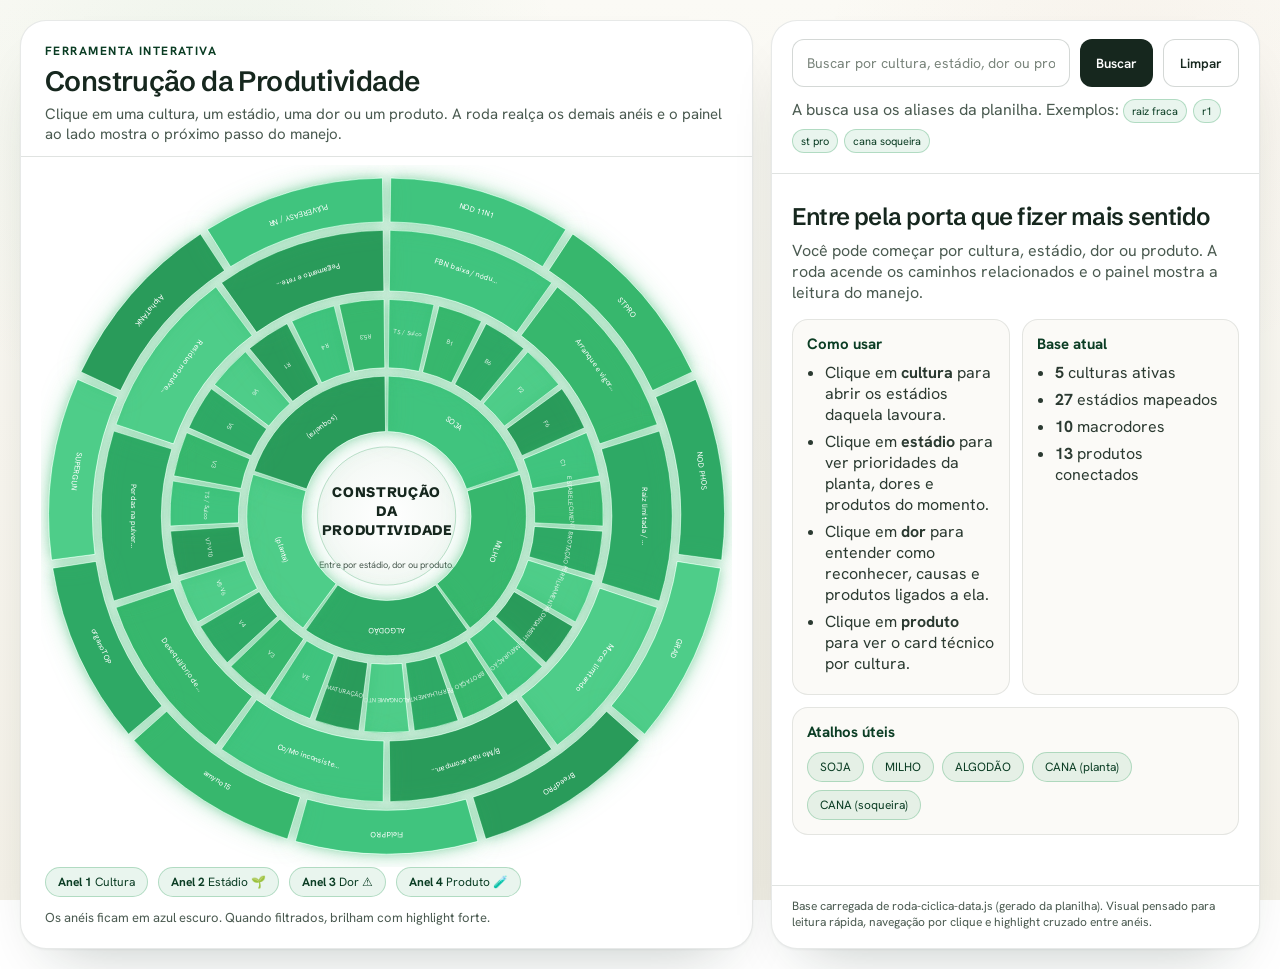
<file: roda-ciclica.html>
<!DOCTYPE html>
<html lang="pt-BR">
<head>
<meta charset="utf-8" />
<meta name="viewport" content="width=device-width, initial-scale=1" />
<title>Roda Cíclica — Construção da Produtividade</title>
<style>

  @import url('https://fonts.googleapis.com/css2?family=Schibsted+Grotesk:wght@400;500;600;700;800&family=Hanken+Grotesk:wght@400;500;600;700;800&display=swap');
  :root{
    --font-display:"Schibsted Grotesk", system-ui, sans-serif;
    --font-body:"Hanken Grotesk", system-ui, sans-serif;
    --font-label:"Hanken Grotesk", sans-serif;
    --display-weight:600; --display-tracking:-0.022em;
    --ease:cubic-bezier(.22,.61,.36,1);

    --page-bg:
      radial-gradient(circle at 18% 12%, rgba(47,158,94,.07), transparent 26%),
      radial-gradient(circle at 88% 8%, rgba(177,106,64,.05), transparent 22%),
      linear-gradient(180deg, #FBFAF5 0%, #F4F1E8 100%);
    --text:#16271E; --muted:#4A5A50; --faint:#7A857C;
    --accent:#2F9E5E; --accent-ink:#0B3D24;
    --hairline:rgba(20,40,30,.13);

    --panel-bg:#FFFFFF; --panel-border:rgba(20,40,30,.10);
    --panel-shadow:0 1px 2px rgba(16,40,30,.05), 0 30px 60px -34px rgba(16,40,30,.30);
    --panel-blur:none; --card-blur:none;

    --chip-bg:rgba(47,158,94,.10); --chip-border:rgba(47,158,94,.30); --chip-text:#0B3D24;
    --input-bg:#FFFFFF; --input-border:rgba(20,40,30,.18); --focus-ring:rgba(47,158,94,.16);
    --btn-bg:#16271E; --btn-text:#FFFFFF; --btn-pad:12px 16px;
    --btn2-bg:#FFFFFF; --btn2-border:rgba(20,40,30,.18);
    --card-bg:#FBFAF7; --card-border:rgba(20,40,30,.10); --card-title:#0B3D24; --card-text:#2B3A31;
    --tooltip-bg:#FFFFFF; --tooltip-border:rgba(20,40,30,.14); --tooltip-text:#16271E; --tooltip-sub:#4A5A50;

    --label-fill:#FFFFFF; --center-title-fill:#16271E; --center-sub-fill:#4A5A50;
    --glow-soft:rgba(47,158,94,.28); --glow-strong:rgba(47,158,94,.45);

    --radius-panel:26px; --radius-card:16px; --radius-control:12px; --radius-chip:999px;
    --h1-size:28px; --dim-opacity:0.22; --active-bright:1.16; --selected-bright:1.28;
  }

  * { box-sizing: border-box; }
  body {
    margin: 0;
    font-family: var(--font-body);
    background: var(--page-bg);
    background-attachment: fixed;
    color: var(--text);
    min-height: 100vh;
    -webkit-font-smoothing: antialiased;
    text-rendering: optimizeLegibility;
  }
  .wrap {
    max-width: 1600px; margin: 0 auto; padding: 20px;
    display: grid; grid-template-columns: minmax(680px, 1.2fr) minmax(360px, .8fr);
    gap: 18px; min-height: 100vh;
  }
  .panel {
    background: var(--panel-bg);
    border: 1px solid var(--panel-border);
    border-radius: var(--radius-panel);
    box-shadow: var(--panel-shadow);
    overflow: hidden; position: relative;
    backdrop-filter: var(--panel-blur, none);
    -webkit-backdrop-filter: var(--panel-blur, none);
  }
  .left-panel { display: grid; grid-template-rows: auto 1fr auto; }
  .header { padding: 22px 24px 12px; border-bottom: 1px solid var(--hairline); }
  .eyebrow {
    color: var(--accent-ink); font-size: 12px; font-weight: 700;
    letter-spacing: .12em; text-transform: uppercase;
    font-family: var(--font-label, var(--font-body));
  }
  h1 {
    margin: 8px 0 8px; font-size: var(--h1-size, 28px); line-height: 1.05;
    font-family: var(--font-display); font-weight: var(--display-weight, 700);
    letter-spacing: var(--display-tracking, -0.01em); color: var(--text);
  }
  .sub { margin: 0; color: var(--muted); font-size: 15px; max-width: 860px; }
  .wheel-wrap { padding: 8px 20px 0; display: grid; place-items: center; position: relative; }
  #wheel { width: min(100%, 920px); height: min(78vh, 920px); display: block; }
  .helper {
    display: flex; justify-content: space-between; gap: 12px; flex-wrap: wrap;
    padding: 0 24px 22px; color: var(--muted); font-size: 13px;
  }
  .legend { display: flex; gap: 10px; flex-wrap: wrap; }
  .legend .pill, .chip {
    background: var(--chip-bg); border: 1px solid var(--chip-border);
    color: var(--chip-text); border-radius: var(--radius-chip, 999px);
    padding: 8px 12px; font-size: 12px; line-height: 1; white-space: nowrap;
  }
  .legend .pill strong { color: var(--accent-ink); }
  .right-panel { display: grid; grid-template-rows: auto auto 1fr auto; }
  .toolbar { padding: 18px 20px 14px; display: grid; gap: 12px; border-bottom: 1px solid var(--hairline); }
  .search { display: flex; gap: 10px; }
  .search input {
    flex: 1; background: var(--input-bg); border: 1px solid var(--input-border);
    color: var(--text); border-radius: var(--radius-control); padding: 14px 14px;
    font-size: 14px; outline: none; font-family: var(--font-body);
  }
  .search input::placeholder { color: var(--faint); }
  .search input:focus { border-color: var(--accent); box-shadow: 0 0 0 4px var(--focus-ring); }
  button {
    cursor: pointer; border: 0; border-radius: var(--radius-control);
    padding: var(--btn-pad, 12px 14px); background: var(--btn-bg); color: var(--btn-text);
    font-weight: 600; font-family: var(--font-body);
    transition: transform .18s var(--ease, ease), filter .18s, background .18s;
  }
  button:hover { filter: brightness(1.05); }
  button:active { transform: translateY(1px); }
  button.secondary { background: var(--btn2-bg); border: 1px solid var(--btn2-border); color: var(--text); }
  .selection { padding: 0 20px 14px; display: flex; gap: 8px; flex-wrap: wrap; }
  .selection .chip button {
    padding: 0; background: transparent; border: 0; margin-left: 8px;
    font-size: 12px; color: var(--accent-ink);
  }
  .content { padding: 16px 20px 20px; overflow: auto; }
  .content h2 {
    margin: 0 0 10px; font-size: 24px; line-height: 1.1;
    font-family: var(--font-display); font-weight: var(--display-weight, 700);
    letter-spacing: var(--display-tracking, -0.01em);
  }
  .content p.lead { margin: 0 0 16px; color: var(--muted); }
  .cards { display: grid; gap: 12px; }
  .card {
    background: var(--card-bg); border: 1px solid var(--card-border);
    border-radius: var(--radius-card); padding: 14px 14px;
    backdrop-filter: var(--card-blur, none); -webkit-backdrop-filter: var(--card-blur, none);
  }
  .card h3 { margin: 0 0 8px; font-size: 15px; color: var(--card-title); }
  .card ul { margin: 0; padding-left: 18px; color: var(--text); }
  .card li { margin: 0 0 6px; color: var(--card-text); }
  .list-chips { display: flex; flex-wrap: wrap; gap: 8px; margin-top: 10px; }
  .list-chips .chip { cursor: pointer; transition: transform .15s ease, box-shadow .15s ease, background .15s ease; }
  .list-chips .chip:hover { transform: translateY(-1px); box-shadow: 0 0 0 1px var(--chip-border), 0 8px 20px var(--glow-soft); }
  .footer-note { padding: 12px 20px 18px; color: var(--muted); font-size: 12px; border-top: 1px solid var(--hairline); }
  .tooltip {
    position: fixed; z-index: 10; pointer-events: none;
    background: var(--tooltip-bg); border: 1px solid var(--tooltip-border);
    color: var(--tooltip-text); border-radius: 12px; padding: 10px 12px;
    font-size: 12px; box-shadow: var(--panel-shadow); max-width: 280px;
    opacity: 0; transform: translateY(6px); transition: opacity .12s ease, transform .12s ease;
    backdrop-filter: var(--panel-blur, none); -webkit-backdrop-filter: var(--panel-blur, none);
  }
  .tooltip.show { opacity: 1; transform: translateY(0); }
  .tt-sub { margin-top: 4px; color: var(--tooltip-sub); }
  .svg-label { font-size: 10px; fill: var(--label-fill); user-select: none; pointer-events: none; letter-spacing: 0.01em; }
  .svg-label.small { font-size: 8px; fill: var(--label-fill); opacity: .85; }
  .center-title { text-anchor: middle; fill: var(--center-title-fill); font-weight: 800; letter-spacing: .05em; font-family: var(--font-display); }
  .center-sub { text-anchor: middle; fill: var(--center-sub-fill); font-size: 12px; }
  .ring-segment { cursor: pointer; transition: filter .15s ease, transform .15s ease, opacity .15s ease; }
  .ring-segment.dim { opacity: var(--dim-opacity, 0.26); }
  .ring-segment.active {
    filter: drop-shadow(0 0 7px var(--glow-strong)) drop-shadow(0 0 16px var(--glow-soft)) brightness(var(--active-bright, 1.18));
  }
  .ring-segment.selected {
    filter: drop-shadow(0 0 10px var(--glow-strong)) drop-shadow(0 0 24px var(--glow-soft)) brightness(var(--selected-bright, 1.3));
  }
  .ring-segment:hover { filter: drop-shadow(0 0 10px var(--glow-soft)) brightness(1.12); }
  .grid-2 { display: grid; grid-template-columns: repeat(2, minmax(0,1fr)); gap: 12px; }
  .muted { color: var(--muted); }
  .tag {
    display: inline-block; background: var(--chip-bg); color: var(--chip-text);
    border: 1px solid var(--chip-border); padding: 4px 8px; border-radius: 999px;
    font-size: 11px; margin-right: 6px; margin-bottom: 6px;
  }
  @media (max-width: 1180px) {
    .wrap { grid-template-columns: 1fr; }
    #wheel { height: min(70vh, 860px); }
  }
  /* --- Touch / mobile / totem (aditivo) --- */
  #wheel { touch-action: manipulation; }
  .ring-segment { -webkit-tap-highlight-color: transparent; -webkit-touch-callout: none; }
  @media (hover: none) {
    .list-chips .chip:hover { transform: none; box-shadow: none; }
    .ring-segment:hover { filter: none; }
    .tooltip { display: none !important; }
  }
  @media (max-width: 720px) {
    .wrap { padding: 12px; gap: 12px; }
    .header { padding: 16px 16px 10px; }
    h1 { font-size: 22px; }
    .sub { font-size: 13px; }
    #wheel { height: min(86vw, 560px); }
    .toolbar { padding: 14px 14px 12px; }
    .search { flex-wrap: wrap; }
    .search input { flex: 1 1 100%; }
    .search button { flex: 1; }
    .content { padding: 14px 14px 18px; }
    .grid-2 { grid-template-columns: 1fr; }
    .list-chips .chip, .selection .chip { padding: 10px 14px; font-size: 13px; }
    button { padding: 14px 16px; }
  }
</style>
</head>
<body>
<div class="wrap">
  <section class="panel left-panel">
    <div class="header">
      <div class="eyebrow">Ferramenta interativa</div>
      <h1>Construção da Produtividade</h1>
      <p class="sub">Clique em uma cultura, um estádio, uma dor ou um produto. A roda realça os demais anéis e o painel ao lado mostra o próximo passo do manejo.</p>
    </div>
    <div class="wheel-wrap">
      <svg id="wheel" viewBox="0 0 900 900" aria-label="Roda cíclica"></svg>
    </div>
    <div class="helper">
      <div class="legend">
        <span class="pill"><strong>Anel 1</strong> Cultura</span>
        <span class="pill"><strong>Anel 2</strong> Estádio 🌱</span>
        <span class="pill"><strong>Anel 3</strong> Dor ⚠️</span>
        <span class="pill"><strong>Anel 4</strong> Produto 🧪</span>
      </div>
      <div>Os anéis ficam em azul escuro. Quando filtrados, brilham com highlight forte.</div>
    </div>
  </section>

  <aside class="panel right-panel">
    <div class="toolbar">
      <div class="search">
        <input id="searchInput" type="text" placeholder="Buscar por cultura, estádio, dor ou produto..." />
        <button id="searchBtn">Buscar</button>
        <button id="resetBtn" class="secondary">Limpar</button>
      </div>
      <div class="muted">A busca usa os aliases da planilha. Exemplos: <span class="tag">raiz fraca</span><span class="tag">r1</span><span class="tag">st pro</span><span class="tag">cana soqueira</span></div>
    </div>
    <div id="selectionChips" class="selection"></div>
    <div id="content" class="content"></div>
    <div class="footer-note">Base carregada de roda-ciclica-data.js (gerado da planilha). Visual pensado para leitura rápida, navegação por clique e highlight cruzado entre anéis.</div>
  </aside>
</div>
<div id="tooltip" class="tooltip"></div>

<script src="roda-ciclica-data.js"></script>
<script>
const DATA = window.RODA_DATA;
if (!DATA) {
  document.getElementById('content').innerHTML =
    '<h2>Dados não carregados</h2><p class="lead">O arquivo <code>roda-ciclica-data.js</code> não foi encontrado ao lado desta página. Rode <code>python tools/gerar_roda_data.py</code> para gerá-lo.</p>';
  throw new Error('RODA_DATA ausente');
}
const state = {
  cultureId: null,
  stageId: null,
  dorId: null,
  productId: null
};

const svg = document.getElementById('wheel');
const content = document.getElementById('content');
const selectionChips = document.getElementById('selectionChips');
const tooltip = document.getElementById('tooltip');
const searchInput = document.getElementById('searchInput');

const ringPalette = {
  base: ['#37A96D','#2F9E5E','#289257','#43B176','#23864E'],
  glow: '#2F9E5E',
  center: '#FFFFFF'
};

const cultureOrder = DATA.cultures.map(c=>c.id);
const allStages = [...DATA.stages].sort((a,b)=> a.cultureId.localeCompare(b.cultureId) || a.order - b.order);
const allDors = [...DATA.dors];
const allProducts = [...DATA.products];

const stageNameById = Object.fromEntries(DATA.stages.map(s => [s.id, s.name]));
const cultureNameById = Object.fromEntries(DATA.cultures.map(c => [c.id, c.name]));
const dorNameById = Object.fromEntries(DATA.dors.map(d => [d.id, d.name]));
const productNameById = Object.fromEntries(DATA.products.map(p => [p.id, p.name]));

function normalize(text) {
  return (text || '')
    .toString()
    .normalize('NFD').replace(/[\u0300-\u036f]/g, '')
    .toLowerCase()
    .trim();
}

function shortProduct(name) {
  return name.replace(/^GRAP\s+/i,'').replace(/\s*\/\s*PULVEREASY NR/i,' / NR');
}

function makeArcPath(cx, cy, r0, r1, startAngle, endAngle) {
  const p = (r, a) => {
    const rad = (a - 90) * Math.PI/180;
    return [cx + Math.cos(rad)*r, cy + Math.sin(rad)*r];
  };
  const [x0, y0] = p(r1, startAngle);
  const [x1, y1] = p(r1, endAngle);
  const [x2, y2] = p(r0, endAngle);
  const [x3, y3] = p(r0, startAngle);
  const large = endAngle - startAngle > 180 ? 1 : 0;
  return `M ${x0} ${y0} A ${r1} ${r1} 0 ${large} 1 ${x1} ${y1} L ${x2} ${y2} A ${r0} ${r0} 0 ${large} 0 ${x3} ${y3} Z`;
}

function labelTransform(cx, cy, radius, startAngle, endAngle) {
  const mid = (startAngle + endAngle)/2;
  const rad = (mid - 90) * Math.PI/180;
  const x = cx + Math.cos(rad)*radius;
  const y = cy + Math.sin(rad)*radius;
  let rot = mid;
  if (mid > 180) rot = mid + 180;
  return `translate(${x} ${y}) rotate(${rot})`;
}

function splitPipe(value) {
  return (value || '').toString().split('|').map(v => v.trim()).filter(Boolean);
}

function currentRelationships() {
  return DATA.relationships.filter(rel =>
    (!state.cultureId || rel.cultureId === state.cultureId) &&
    (!state.stageId || rel.stageId === state.stageId) &&
    (!state.dorId || rel.dorId === state.dorId) &&
    (!state.productId || rel.productId === state.productId)
  );
}

function relatedSets() {
  const rels = currentRelationships();
  return {
    rels,
    cultureIds: new Set(rels.map(r => r.cultureId)),
    stageIds: new Set(rels.map(r => r.stageId)),
    dorIds: new Set(rels.map(r => r.dorId)),
    productIds: new Set(rels.map(r => r.productId))
  };
}

function visibleStages() {
  if (state.cultureId) {
    return allStages.filter(s => s.cultureId === state.cultureId);
  }
  return allStages;
}

function visibleProducts() {
  const rels = DATA.relationships.filter(rel =>
    (!state.cultureId || rel.cultureId === state.cultureId) &&
    (!state.stageId || rel.stageId === state.stageId) &&
    (!state.dorId || rel.dorId === state.dorId)
  );
  const ids = [...new Set(rels.map(r => r.productId))];
  if (ids.length) {
    return allProducts.filter(p => ids.includes(p.id));
  }
  return allProducts;
}

function selectionLabel() {
  const parts = [];
  if (state.cultureId) parts.push({type:'cultureId', id:state.cultureId, label:cultureNameById[state.cultureId]});
  if (state.stageId) parts.push({type:'stageId', id:state.stageId, label:stageNameById[state.stageId]});
  if (state.dorId) parts.push({type:'dorId', id:state.dorId, label:dorNameById[state.dorId]});
  if (state.productId) parts.push({type:'productId', id:state.productId, label:productNameById[state.productId]});
  return parts;
}

function clearState() {
  state.cultureId = null;
  state.stageId = null;
  state.dorId = null;
  state.productId = null;
}

function setSelection(type, id) {
  if (state[type] === id) {
    state[type] = null;
  } else {
    state[type] = id;
  }
  enforceConsistency(type);
  render();
}

function enforceConsistency(lastChanged) {
  // Estádio e cultura precisam ser coerentes.
  if (state.stageId) {
    const stageCulture = DATA.stages.find(s => s.id === state.stageId)?.cultureId;
    if (stageCulture) {
      if (lastChanged === 'cultureId' && state.cultureId && state.cultureId !== stageCulture) {
        state.stageId = null;
      } else {
        state.cultureId = stageCulture;
      }
    }
  }
  const matches = () => DATA.relationships.some(rel =>
    (!state.cultureId || rel.cultureId === state.cultureId) &&
    (!state.stageId   || rel.stageId   === state.stageId) &&
    (!state.dorId     || rel.dorId     === state.dorId) &&
    (!state.productId || rel.productId === state.productId)
  );
  if (matches()) return;
  // A seleção recém-clicada é o novo foco e nunca é descartada.
  const order = ['productId', 'dorId', 'stageId', 'cultureId'];
  for (const key of order) {
    if (key === lastChanged) continue;
    if (!state[key]) continue;
    if (key === 'cultureId' && state.stageId) continue;
    state[key] = null;
    if (matches()) return;
  }
  if (!matches() && state.productId && state.cultureId &&
      DATA.cardProduto[`${state.productId}__${state.cultureId}`]) {
    return;
  }
}

function renderSelectionChips() {
  const parts = selectionLabel();
  selectionChips.innerHTML = '';
  parts.forEach(p => {
    const span = document.createElement('span');
    span.className = 'chip';
    span.innerHTML = `${p.label} <button aria-label="Remover">×</button>`;
    span.querySelector('button').onclick = () => {
      state[p.type] = null;
      render();
    };
    selectionChips.appendChild(span);
  });
}

function scoreTop(list, key) {
  const map = new Map();
  list.forEach(item => {
    const prev = map.get(item[key]) || 0;
    map.set(item[key], prev + (4 - Math.min(3, Number(item.priority)||3)));
  });
  return [...map.entries()].sort((a,b)=>b[1]-a[1]).map(([id])=>id);
}

function clickableChip(label, onClick) {
  return `<span class="chip" data-clickable="1">${label}</span>`;
}

function renderIntro() {
  const rels = DATA.relationships;
  const cultureCount = DATA.cultures.length;
  const stageCount = DATA.stages.length;
  const productCount = DATA.products.length;
  content.innerHTML = `
    <h2>Entre pela porta que fizer mais sentido</h2>
    <p class="lead">Você pode começar por cultura, estádio, dor ou produto. A roda acende os caminhos relacionados e o painel mostra a leitura do manejo.</p>
    <div class="grid-2">
      <div class="card">
        <h3>Como usar</h3>
        <ul>
          <li>Clique em <strong>cultura</strong> para abrir os estádios daquela lavoura.</li>
          <li>Clique em <strong>estádio</strong> para ver prioridades da planta, dores e produtos do momento.</li>
          <li>Clique em <strong>dor</strong> para entender como reconhecer, causas e produtos ligados a ela.</li>
          <li>Clique em <strong>produto</strong> para ver o card técnico por cultura.</li>
        </ul>
      </div>
      <div class="card">
        <h3>Base atual</h3>
        <ul>
          <li><strong>${cultureCount}</strong> culturas ativas</li>
          <li><strong>${stageCount}</strong> estádios mapeados</li>
          <li><strong>${DATA.dors.length}</strong> macrodores</li>
          <li><strong>${productCount}</strong> produtos conectados</li>
        </ul>
      </div>
    </div>
    <div class="cards" style="margin-top:12px;">
      <div class="card">
        <h3>Atalhos úteis</h3>
        <div class="list-chips">
          <span class="chip quick" data-type="cultureId" data-id="SOJA">SOJA</span>
          <span class="chip quick" data-type="cultureId" data-id="MILHO">MILHO</span>
          <span class="chip quick" data-type="cultureId" data-id="ALGODAO">ALGODÃO</span>
          <span class="chip quick" data-type="cultureId" data-id="CANA_PLANTA">CANA (planta)</span>
          <span class="chip quick" data-type="cultureId" data-id="CANA_SOQUEIRA">CANA (soqueira)</span>
        </div>
      </div>
    </div>
  `;
  content.querySelectorAll('.quick').forEach(el => {
    el.onclick = () => setSelection(el.dataset.type, el.dataset.id);
  });
}

function renderCulturePanel(cultureId) {
  const culture = DATA.cultures.find(c => c.id === cultureId);
  const stages = DATA.stages.filter(s => s.cultureId === cultureId).sort((a,b)=>a.order-b.order);
  const rels = DATA.relationships.filter(r => r.cultureId===cultureId);
  const topDors = scoreTop(rels,'dorId').slice(0,5);
  const topProducts = scoreTop(rels,'productId').slice(0,5);
  content.innerHTML = `
    <h2>${culture.name}</h2>
    <p class="lead">Em que estádio está sua planta? Escolha um momento da cultura para abrir o próximo passo do manejo.</p>
    <div class="card">
      <h3>Estádios disponíveis</h3>
      <div class="list-chips">
        ${stages.map(s => `<span class="chip stage-jump" data-id="${s.id}">${s.name}</span>`).join('')}
      </div>
    </div>
    <div class="grid-2" style="margin-top:12px;">
      <div class="card">
        <h3>Macrodores mais recorrentes</h3>
        <div class="list-chips">
          ${topDors.map(id => `<span class="chip dor-jump" data-id="${id}">${dorNameById[id]}</span>`).join('')}
        </div>
      </div>
      <div class="card">
        <h3>Produtos mais conectados</h3>
        <div class="list-chips">
          ${topProducts.map(id => `<span class="chip prod-jump" data-id="${id}">${shortProduct(productNameById[id])}</span>`).join('')}
        </div>
      </div>
    </div>
  `;
  bindPanelJumps();
}

function renderStagePanel(stageId) {
  const info = DATA.conteudoEstagio[stageId];
  const stage = DATA.stages.find(s => s.id === stageId);
  const rels = DATA.relationships.filter(r =>
    r.stageId === stageId &&
    (!state.cultureId || r.cultureId === state.cultureId)
  ).sort((a,b)=>a.priority-b.priority);
  const topProducts = [...new Map(rels.map(r => [r.productId, r])).values()].slice(0,4);
  const topDors = [...new Set(rels.map(r => r.dorId))].slice(0,4);
  const title = info?.TITULO_PAINEL || `${cultureNameById[stage.cultureId]} — ${stage.name}`;
  content.innerHTML = `
    <h2>${title}</h2>
    <p class="lead">Leitura rápida do momento da planta e do que merece atenção neste ponto do manejo.</p>
    <div class="grid-2">
      <div class="card">
        <h3>O que a planta prioriza agora</h3>
        <ul>
          <li>${info?.PLANTA_PRIORIZA_1 || '—'}</li>
          <li>${info?.PLANTA_PRIORIZA_2 || '—'}</li>
          <li>${info?.PLANTA_PRIORIZA_3 || '—'}</li>
        </ul>
      </div>
      <div class="card">
        <h3>Top dores do estádio</h3>
        <div class="list-chips">
          ${topDors.map(id => `<span class="chip dor-jump" data-id="${id}">${dorNameById[id]}</span>`).join('') || '<span class="muted">Sem dores mapeadas.</span>'}
        </div>
      </div>
    </div>
    <div class="card" style="margin-top:12px;">
      <h3>Top recomendações</h3>
      <div class="cards">
        ${topProducts.map((r, idx) => `
          <div class="card">
            <h3>${productNameById[r.productId]}</h3>
            <div class="muted">${info?.['POR_QUE_' + (idx+1)] || r.why}</div>
          </div>
        `).join('')}
      </div>
    </div>
    <div class="grid-2" style="margin-top:12px;">
      <div class="card">
        <h3>Como usar</h3>
        <p>${info?.COMO_USAR || 'Conforme a estratégia de posicionamento da cultura.'}</p>
      </div>
      <div class="card">
        <h3>O que observar</h3>
        <p>${info?.ALERTAS || 'Observe resposta da planta, uniformidade e coerência com o objetivo do manejo.'}</p>
      </div>
    </div>
    <div class="card" style="margin-top:12px;">
      <h3>Continuar o ciclo</h3>
      <div class="list-chips">
        ${topDors.map(id => `<span class="chip dor-jump" data-id="${id}">Ver dor</span>`).join('')}
        ${topProducts.map(r => `<span class="chip prod-jump" data-id="${r.productId}">Ver produto</span>`).join('')}
      </div>
    </div>
  `;
  bindPanelJumps();
}

function renderDorPanel(dorId) {
  const dor = DATA.dors.find(d => d.id === dorId);
  const info = DATA.conteudoDor[dorId] || {};
  const stageIds = splitPipe(info.ESTADIOS_CRITICOS_IDS);
  const prodIds = splitPipe(info.PRODUTOS_RECOMENDADOS_IDS);
  content.innerHTML = `
    <h2>${dor.name}</h2>
    <p class="lead">${dor.desc || 'Dor agronômica priorizada na roda.'}</p>
    <div class="grid-2">
      <div class="card">
        <h3>Como reconhecer</h3>
        <p>${info.COMO_RECONHECER || '—'}</p>
      </div>
      <div class="card">
        <h3>Causas prováveis</h3>
        <p>${info.CAUSAS_PROVAVEIS || '—'}</p>
      </div>
    </div>
    <div class="card" style="margin-top:12px;">
      <h3>Estádios críticos</h3>
      <div class="list-chips">
        ${stageIds.map(id => `<span class="chip stage-jump" data-id="${id}">${stageNameById[id] || id}</span>`).join('') || '<span class="muted">Sem estágios críticos mapeados.</span>'}
      </div>
    </div>
    <div class="card" style="margin-top:12px;">
      <h3>Produtos recomendados</h3>
      <div class="list-chips">
        ${prodIds.map(id => `<span class="chip prod-jump" data-id="${id}">${productNameById[id] || id}</span>`).join('') || '<span class="muted">Sem produtos mapeados.</span>'}
      </div>
    </div>
    <div class="card" style="margin-top:12px;">
      <h3>O que observar no campo</h3>
      <p>${info.O_QUE_OBSERVAR_NO_CAMPO || '—'}</p>
    </div>
  `;
  bindPanelJumps();
}

function renderProductPanel(productId) {
  const product = DATA.products.find(p => p.id === productId);
  let cultureId = state.cultureId;
  if (!cultureId) {
    const keys = Object.keys(DATA.cardProduto).filter(k => k.startsWith(productId + '__'));
    if (keys.length) cultureId = keys[0].split('__')[1];
  }
  const card = cultureId ? DATA.cardProduto[`${productId}__${cultureId}`] : null;
  const availableCultures = Object.keys(DATA.cardProduto)
    .filter(k => k.startsWith(productId + '__'))
    .map(k => k.split('__')[1]);
  if (!card) {
    content.innerHTML = `
      <h2>${product.name}</h2>
      <p class="lead">Selecione uma cultura para ver o card completo deste produto.</p>
      <div class="card">
        <h3>Culturas com card disponível</h3>
        <div class="list-chips">
          ${availableCultures.map(id => `<span class="chip culture-jump" data-id="${id}">${cultureNameById[id]}</span>`).join('') || '<span class="muted">Nenhum card encontrado.</span>'}
        </div>
      </div>
    `;
    bindPanelJumps();
    return;
  }
  content.innerHTML = `
    <h2>${product.name}</h2>
    <p class="lead">${cultureNameById[cultureId]} · Card técnico do produto dentro da cultura selecionada.</p>
    <div class="cards">
      <div class="card"><h3>Dor agronômica</h3><p>${card.DOR_AGRONOMICA || '—'}</p></div>
      <div class="card"><h3>Onde entra no manejo</h3><p>${card.ONDE_ENTRA_NO_MANEJO || '—'}</p></div>
      <div class="card"><h3>Função técnica</h3><p>${card.FUNCAO_TECNICA || '—'}</p></div>
      <div class="card"><h3>Mecanismo agronômico</h3><p>${card.MECANISMO_AGRONOMICO || '—'}</p></div>
      <div class="card"><h3>Resposta no campo</h3><p>${card.RESPOSTA_NO_CAMPO || '—'}</p></div>
      <div class="card"><h3>Ganho esperado</h3><p>${card.GANHO_ESPERADO || '—'}</p></div>
      <div class="card"><h3>Recomendação de uso</h3><p>${card.RECOMENDACAO_DE_USO || '—'}</p></div>
      <div class="grid-2">
        <div class="card"><h3>Dose</h3><p>${card.DOSE || '—'}</p></div>
        <div class="card"><h3>Alertas</h3><p>${card.ALERTAS || '—'}</p></div>
      </div>
    </div>
  `;
}

function bindPanelJumps() {
  content.querySelectorAll('.stage-jump').forEach(el => el.onclick = () => setSelection('stageId', el.dataset.id));
  content.querySelectorAll('.dor-jump').forEach(el => el.onclick = () => setSelection('dorId', el.dataset.id));
  content.querySelectorAll('.prod-jump').forEach(el => el.onclick = () => setSelection('productId', el.dataset.id));
  content.querySelectorAll('.culture-jump').forEach(el => el.onclick = () => setSelection('cultureId', el.dataset.id));
}

function renderContent() {
  if (state.productId) return renderProductPanel(state.productId);
  if (state.dorId) return renderDorPanel(state.dorId);
  if (state.stageId) return renderStagePanel(state.stageId);
  if (state.cultureId) return renderCulturePanel(state.cultureId);
  return renderIntro();
}

function drawRing(items, radiusInner, radiusOuter, keyName, selectedId, activeIds, labelMode='name') {
  const group = document.createElementNS('http://www.w3.org/2000/svg', 'g');
  const gap = 1.4;
  const total = items.length || 1;
  const step = 360 / total;
  if (!items.length) {
    const ph = document.createElementNS('http://www.w3.org/2000/svg', 'path');
    ph.setAttribute('d', makeArcPath(450, 450, radiusInner, radiusOuter, 0.001, 359.999));
    ph.setAttribute('fill', ringPalette.base[0]);
    ph.setAttribute('opacity', selectionLabel().length ? '0.12' : '0.22');
    group.appendChild(ph);
    return group;
  }

  items.forEach((item, idx) => {
    const start = idx * step + gap/2;
    const end = (idx + 1) * step - gap/2;
    const path = document.createElementNS('http://www.w3.org/2000/svg', 'path');
    path.setAttribute('d', makeArcPath(450, 450, radiusInner, radiusOuter, start, end));
    const baseFill = ringPalette.base[idx % ringPalette.base.length];
    path.setAttribute('fill', baseFill);
    path.setAttribute('stroke', 'rgba(255,255,255,0.55)');
    path.setAttribute('stroke-width', '1');
    path.classList.add('ring-segment');
    if (selectedId === item.id) path.classList.add('selected');
    else if (activeIds.has(item.id)) path.classList.add('active');
    else if (selectionLabel().length) path.classList.add('dim');

    const mapType = {cultureId:'cultureId', stageId:'stageId', dorId:'dorId', productId:'productId'};
    const key = mapType[keyName];
    path.addEventListener('click', () => setSelection(keyName, item.id));
    path.addEventListener('mousemove', (e) => showTooltip(e, item, keyName));
    path.addEventListener('mouseleave', hideTooltip);
    group.appendChild(path);

    const arcSize = end - start;
    if (arcSize > 8 || total <= 12) {
      const label = document.createElementNS('http://www.w3.org/2000/svg', 'text');
      label.setAttribute('class', 'svg-label' + (total > 14 ? ' small' : ''));
      label.setAttribute('transform', labelTransform(450,450,(radiusInner+radiusOuter)/2,start,end));
      label.setAttribute('text-anchor', 'middle');
      let txt = item.name;
      if (keyName === 'productId') txt = shortProduct(item.name);
      if (keyName === 'cultureId' && item.name.startsWith('CANA')) txt = item.name.replace('CANA ','');
      if (keyName === 'dorId' && txt.length > 18) txt = txt.slice(0,16) + '…';
      if (keyName === 'productId' && txt.length > 16) txt = txt.slice(0,14) + '…';
      label.textContent = txt;
      group.appendChild(label);
    }
  });
  return group;
}

function showTooltip(e, item, keyName) {
  let title = item.name;
  let sub = '';
  if (keyName === 'stageId') sub = cultureNameById[item.cultureId];
  if (keyName === 'dorId') sub = item.desc || item.category || '';
  if (keyName === 'productId') sub = item.category || '';
  tooltip.innerHTML = `<strong>${title}</strong>${sub ? `<div class="tt-sub">${sub}</div>` : ''}`;
  tooltip.style.left = (e.clientX + 16) + 'px';
  tooltip.style.top = (e.clientY + 16) + 'px';
  tooltip.classList.add('show');
}
function hideTooltip() { tooltip.classList.remove('show'); }

function renderWheel() {
  svg.innerHTML = '';
  const defs = document.createElementNS('http://www.w3.org/2000/svg', 'defs');
  defs.innerHTML = `
    <radialGradient id="centerGlow" cx="50%" cy="50%" r="65%">
      <stop offset="0%" stop-color="#FFFFFF"/>
      <stop offset="75%" stop-color="#F3F8F4"/>
      <stop offset="100%" stop-color="#E9F1EB"/>
    </radialGradient>
  `;
  svg.appendChild(defs);

  const sets = relatedSets();

  const bgCircle = document.createElementNS('http://www.w3.org/2000/svg', 'circle');
  bgCircle.setAttribute('cx', 450); bgCircle.setAttribute('cy', 450); bgCircle.setAttribute('r', 90);
  bgCircle.setAttribute('fill', 'url(#centerGlow)');
  bgCircle.setAttribute('stroke', 'rgba(47,158,94,0.32)');
  bgCircle.setAttribute('stroke-width', '1.2');
  svg.appendChild(bgCircle);

  const centerTitle = document.createElementNS('http://www.w3.org/2000/svg', 'text');
  centerTitle.setAttribute('x', 450); centerTitle.setAttribute('y', 425);
  centerTitle.setAttribute('class', 'center-title'); centerTitle.setAttribute('font-size','18');
  centerTitle.textContent = 'CONSTRUÇÃO';
  svg.appendChild(centerTitle);

  const centerTitle2 = document.createElementNS('http://www.w3.org/2000/svg', 'text');
  centerTitle2.setAttribute('x', 450); centerTitle2.setAttribute('y', 450);
  centerTitle2.setAttribute('class', 'center-title'); centerTitle2.setAttribute('font-size','18');
  centerTitle2.textContent = 'DA';
  svg.appendChild(centerTitle2);

  const centerTitle3 = document.createElementNS('http://www.w3.org/2000/svg', 'text');
  centerTitle3.setAttribute('x', 450); centerTitle3.setAttribute('y', 475);
  centerTitle3.setAttribute('class', 'center-title'); centerTitle3.setAttribute('font-size','18');
  centerTitle3.textContent = 'PRODUTIVIDADE';
  svg.appendChild(centerTitle3);

  const centerSub = document.createElementNS('http://www.w3.org/2000/svg', 'text');
  centerSub.setAttribute('x', 450); centerSub.setAttribute('y', 518);
  centerSub.setAttribute('class', 'center-sub');
  centerSub.textContent = selectionLabel().length ? 'Os demais anéis brilham conforme o filtro.' : 'Entre por estádio, dor ou produto.';
  svg.appendChild(centerSub);

  svg.appendChild(drawRing(DATA.cultures, 110, 182, 'cultureId', state.cultureId, sets.cultureIds));
  svg.appendChild(drawRing(visibleStages(), 193, 282, 'stageId', state.stageId, sets.stageIds));
  svg.appendChild(drawRing(DATA.dors, 293, 372, 'dorId', state.dorId, sets.dorIds));
  svg.appendChild(drawRing(visibleProducts(), 383, 440, 'productId', state.productId, sets.productIds));
}

function render() {
  renderWheel();
  renderSelectionChips();
  renderContent();
}

function searchAlias(term) {
  const q = normalize(term);
  if (!q) return null;
  const alias = DATA.aliases.find(a => normalize(a.TERMO_DIGITADO) === q) || DATA.aliases.find(a => normalize(a.TERMO_DIGITADO).includes(q));
  if (alias) return alias;
  const directCulture = DATA.cultures.find(c => normalize(c.name) === q);
  if (directCulture) return {TIPO_REFERENCIA:'CULTURA', REFERENCIA_ID: directCulture.id};
  const directStage = DATA.stages.find(s => normalize(s.name) === q);
  if (directStage) return {TIPO_REFERENCIA:'ESTADIO', REFERENCIA_ID: directStage.id};
  const directDor = DATA.dors.find(d => normalize(d.name) === q);
  if (directDor) return {TIPO_REFERENCIA:'DOR', REFERENCIA_ID: directDor.id};
  const directProduct = DATA.products.find(p => normalize(p.name) === q);
  if (directProduct) return {TIPO_REFERENCIA:'PRODUTO', REFERENCIA_ID: directProduct.id};
  return null;
}

function applyAliasResult(alias) {
  if (!alias) return;
  const typeMap = {
    CULTURA: 'cultureId',
    ESTADIO: 'stageId',
    DOR: 'dorId',
    PRODUTO: 'productId'
  };
  const t = typeMap[alias.TIPO_REFERENCIA];
  if (t) setSelection(t, alias.REFERENCIA_ID);
}

document.getElementById('searchBtn').onclick = () => {
  const alias = searchAlias(searchInput.value);
  if (alias) {
    applyAliasResult(alias);
  } else {
    searchInput.value = '';
    searchInput.placeholder = 'Nada encontrado. Tente outro termo.';
    setTimeout(() => searchInput.placeholder = 'Buscar por cultura, estádio, dor ou produto...', 1800);
  }
};
searchInput.addEventListener('keydown', e => {
  if (e.key === 'Enter') document.getElementById('searchBtn').click();
});
document.getElementById('resetBtn').onclick = () => {
  clearState();
  searchInput.value = '';
  render();
};

render();
</script>
</body>
</html>
</file>
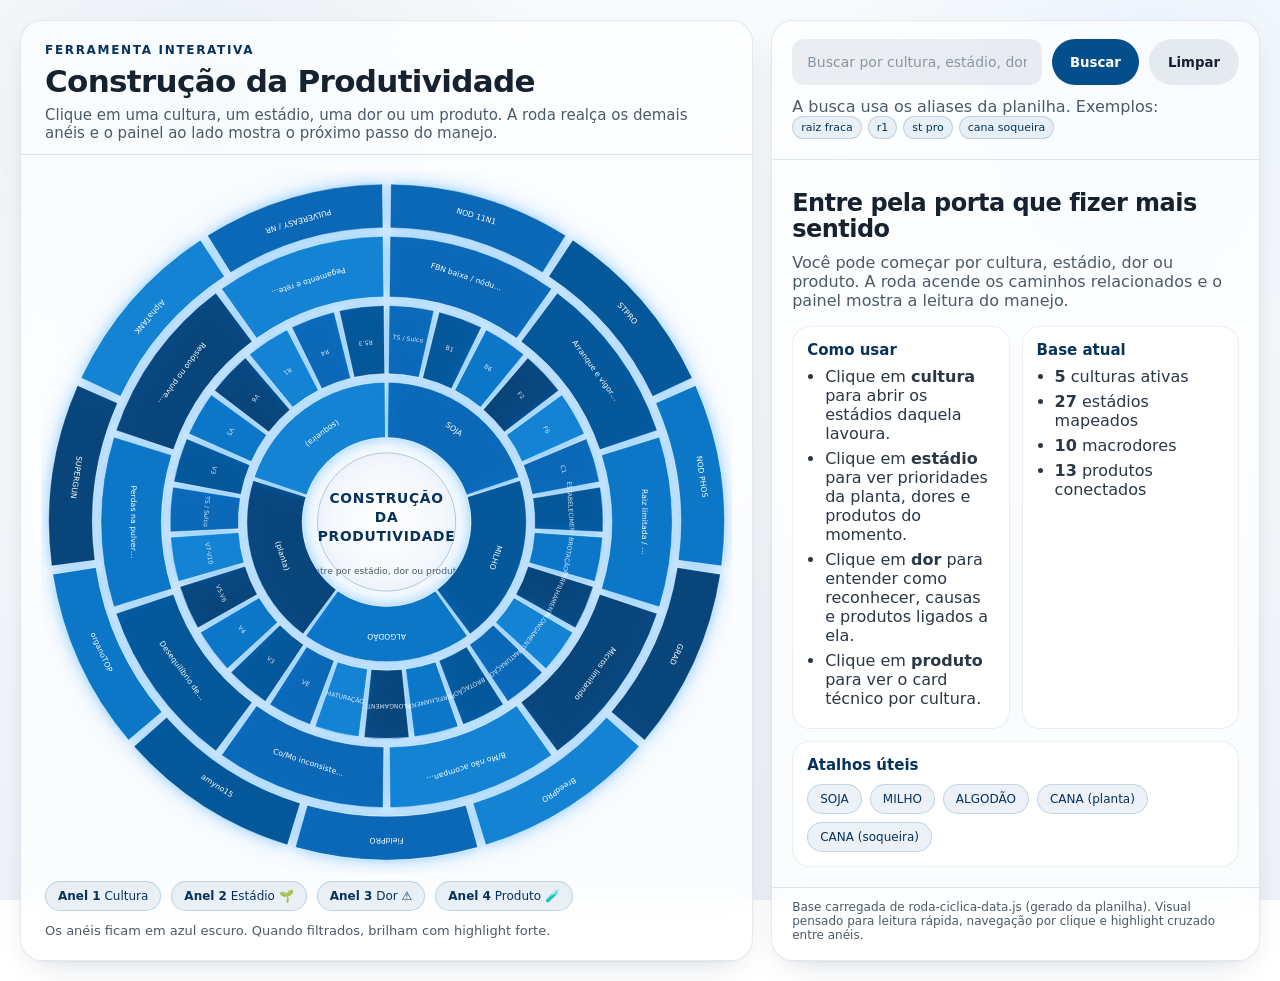
<file: v2/roda-ciclica.html>
<!DOCTYPE html>
<html lang="pt-BR">
<head>
<meta charset="utf-8" />
<meta name="viewport" content="width=device-width, initial-scale=1" />
<title>Roda Cíclica — Construção da Produtividade</title>
<style>

  :root{
    --font-display: system-ui, "Segoe UI", Roboto, Helvetica, Arial, sans-serif;
    --font-body: system-ui, "Segoe UI", Roboto, Helvetica, Arial, sans-serif;
    --font-label: system-ui, "Segoe UI", Roboto, Helvetica, Arial, sans-serif;
    --display-weight:600; --display-tracking:-0.022em;
    --ease:cubic-bezier(.22,.61,.36,1);

    --page-bg:
      radial-gradient(circle at 16% 10%, rgba(4,79,139,.06), transparent 26%),
      radial-gradient(circle at 90% 6%, rgba(10,132,255,.05), transparent 22%),
      linear-gradient(180deg, #F8FAFC 0%, #EEF2F7 100%);
    --text:#172230; --muted:#4C5A68; --faint:#8A95A3;
    --accent:#044F8B; --accent-ink:#06335C;
    --hairline:rgba(18,42,78,.12);

    --panel-bg:rgba(255,255,255,.72); --panel-border:rgba(18,42,78,.10);
    --panel-shadow:0 1px 1px rgba(10,35,70,.04), 0 12px 34px -18px rgba(10,35,70,.28);
    --panel-blur:saturate(180%) blur(20px);
    --card-blur:saturate(160%) blur(12px);

    --chip-bg:rgba(4,79,139,.08); --chip-border:rgba(4,79,139,.18); --chip-text:#06335C;
    --input-bg:rgba(118,138,160,.14); --input-border:transparent; --focus-ring:rgba(4,79,139,.20);
    --btn-bg:#044F8B; --btn-text:#FFFFFF; --btn-pad:12px 18px;
    --btn2-bg:rgba(118,138,160,.16); --btn2-border:transparent;
    --card-bg:rgba(255,255,255,.66); --card-border:rgba(18,42,78,.08); --card-title:#06335C; --card-text:#2A3744;
    --tooltip-bg:rgba(255,255,255,.82); --tooltip-border:rgba(18,42,78,.12); --tooltip-text:#172230; --tooltip-sub:#4C5A68;

    --label-fill:#FFFFFF; --center-title-fill:#06335C; --center-sub-fill:#4C5A68;
    --glow-soft:rgba(10,132,255,.20); --glow-strong:rgba(10,132,255,.32);

    --radius-panel:22px; --radius-card:18px; --radius-control:12px; --radius-chip:999px;
    --h1-size:31px; --dim-opacity:0.24; --active-bright:1.10; --selected-bright:1.18;
  }

  * { box-sizing: border-box; }
  body {
    margin: 0;
    font-family: var(--font-body);
    background: var(--page-bg);
    background-attachment: fixed;
    color: var(--text);
    min-height: 100vh;
    -webkit-font-smoothing: antialiased;
    text-rendering: optimizeLegibility;
  }
  .wrap {
    max-width: 1600px; margin: 0 auto; padding: 20px;
    display: grid; grid-template-columns: minmax(680px, 1.2fr) minmax(360px, .8fr);
    gap: 18px; min-height: 100vh;
  }
  .panel {
    background: var(--panel-bg);
    border: 1px solid var(--panel-border);
    border-radius: var(--radius-panel);
    box-shadow: var(--panel-shadow);
    overflow: hidden; position: relative;
    backdrop-filter: var(--panel-blur, none);
    -webkit-backdrop-filter: var(--panel-blur, none);
  }
  .left-panel { display: grid; grid-template-rows: auto 1fr auto; }
  .header { padding: 22px 24px 12px; border-bottom: 1px solid var(--hairline); }
  .eyebrow {
    color: var(--accent-ink); font-size: 12px; font-weight: 700;
    letter-spacing: .12em; text-transform: uppercase;
    font-family: var(--font-label, var(--font-body));
  }
  h1 {
    margin: 8px 0 8px; font-size: var(--h1-size, 28px); line-height: 1.05;
    font-family: var(--font-display); font-weight: var(--display-weight, 700);
    letter-spacing: var(--display-tracking, -0.01em); color: var(--text);
  }
  .sub { margin: 0; color: var(--muted); font-size: 15px; max-width: 860px; }
  .wheel-wrap { padding: 8px 20px 0; display: grid; place-items: center; position: relative; }
  #wheel { width: min(100%, 920px); height: min(78vh, 920px); display: block; }
  .helper {
    display: flex; justify-content: space-between; gap: 12px; flex-wrap: wrap;
    padding: 0 24px 22px; color: var(--muted); font-size: 13px;
  }
  .legend { display: flex; gap: 10px; flex-wrap: wrap; }
  .legend .pill, .chip {
    background: var(--chip-bg); border: 1px solid var(--chip-border);
    color: var(--chip-text); border-radius: var(--radius-chip, 999px);
    padding: 8px 12px; font-size: 12px; line-height: 1; white-space: nowrap;
  }
  .legend .pill strong { color: var(--accent-ink); }
  .right-panel { display: grid; grid-template-rows: auto auto 1fr auto; }
  .toolbar { padding: 18px 20px 14px; display: grid; gap: 12px; border-bottom: 1px solid var(--hairline); }
  .search { display: flex; gap: 10px; }
  .search input {
    flex: 1; background: var(--input-bg); border: 1px solid var(--input-border);
    color: var(--text); border-radius: var(--radius-control); padding: 14px 14px;
    font-size: 14px; outline: none; font-family: var(--font-body);
  }
  .search input::placeholder { color: var(--faint); }
  .search input:focus { border-color: var(--accent); box-shadow: 0 0 0 4px var(--focus-ring); }
  button {
    cursor: pointer; border: 0; border-radius: var(--radius-control);
    padding: var(--btn-pad, 12px 14px); background: var(--btn-bg); color: var(--btn-text);
    font-weight: 600; font-family: var(--font-body);
    transition: transform .18s var(--ease, ease), filter .18s, background .18s;
  }
  button:hover { filter: brightness(1.05); }
  button:active { transform: translateY(1px); }
  button.secondary { background: var(--btn2-bg); border: 1px solid var(--btn2-border); color: var(--text); }
  .selection { padding: 0 20px 14px; display: flex; gap: 8px; flex-wrap: wrap; }
  .selection .chip button {
    padding: 0; background: transparent; border: 0; margin-left: 8px;
    font-size: 12px; color: var(--accent-ink);
  }
  .content { padding: 16px 20px 20px; overflow: auto; }
  .content h2 {
    margin: 0 0 10px; font-size: 24px; line-height: 1.1;
    font-family: var(--font-display); font-weight: var(--display-weight, 700);
    letter-spacing: var(--display-tracking, -0.01em);
  }
  .content p.lead { margin: 0 0 16px; color: var(--muted); }
  .cards { display: grid; gap: 12px; }
  .card {
    background: var(--card-bg); border: 1px solid var(--card-border);
    border-radius: var(--radius-card); padding: 14px 14px;
    backdrop-filter: var(--card-blur, none); -webkit-backdrop-filter: var(--card-blur, none);
  }
  .card h3 { margin: 0 0 8px; font-size: 15px; color: var(--card-title); }
  .card ul { margin: 0; padding-left: 18px; color: var(--text); }
  .card li { margin: 0 0 6px; color: var(--card-text); }
  .list-chips { display: flex; flex-wrap: wrap; gap: 8px; margin-top: 10px; }
  .list-chips .chip { cursor: pointer; transition: transform .15s ease, box-shadow .15s ease, background .15s ease; }
  .list-chips .chip:hover { transform: translateY(-1px); box-shadow: 0 0 0 1px var(--chip-border), 0 8px 20px var(--glow-soft); }
  .footer-note { padding: 12px 20px 18px; color: var(--muted); font-size: 12px; border-top: 1px solid var(--hairline); }
  .tooltip {
    position: fixed; z-index: 10; pointer-events: none;
    background: var(--tooltip-bg); border: 1px solid var(--tooltip-border);
    color: var(--tooltip-text); border-radius: 12px; padding: 10px 12px;
    font-size: 12px; box-shadow: var(--panel-shadow); max-width: 280px;
    opacity: 0; transform: translateY(6px); transition: opacity .12s ease, transform .12s ease;
    backdrop-filter: var(--panel-blur, none); -webkit-backdrop-filter: var(--panel-blur, none);
  }
  .tooltip.show { opacity: 1; transform: translateY(0); }
  .tt-sub { margin-top: 4px; color: var(--tooltip-sub); }
  .svg-label { font-size: 10px; fill: var(--label-fill); user-select: none; pointer-events: none; letter-spacing: 0.01em; }
  .svg-label.small { font-size: 8px; fill: var(--label-fill); opacity: .85; }
  .center-title { text-anchor: middle; fill: var(--center-title-fill); font-weight: 800; letter-spacing: .05em; font-family: var(--font-display); }
  .center-sub { text-anchor: middle; fill: var(--center-sub-fill); font-size: 12px; }
  .ring-segment { cursor: pointer; transition: filter .15s ease, transform .15s ease, opacity .15s ease; }
  .ring-segment.dim { opacity: var(--dim-opacity, 0.26); }
  .ring-segment.active {
    filter: drop-shadow(0 0 7px var(--glow-strong)) drop-shadow(0 0 16px var(--glow-soft)) brightness(var(--active-bright, 1.18));
  }
  .ring-segment.selected {
    filter: drop-shadow(0 0 10px var(--glow-strong)) drop-shadow(0 0 24px var(--glow-soft)) brightness(var(--selected-bright, 1.3));
  }
  .ring-segment:hover { filter: drop-shadow(0 0 10px var(--glow-soft)) brightness(1.12); }
  .grid-2 { display: grid; grid-template-columns: repeat(2, minmax(0,1fr)); gap: 12px; }
  .muted { color: var(--muted); }
  .tag {
    display: inline-block; background: var(--chip-bg); color: var(--chip-text);
    border: 1px solid var(--chip-border); padding: 4px 8px; border-radius: 999px;
    font-size: 11px; margin-right: 6px; margin-bottom: 6px;
  }
  @media (max-width: 1180px) {
    .wrap { grid-template-columns: 1fr; }
    #wheel { height: min(70vh, 860px); }
  }
  /* --- Touch / mobile / totem (aditivo) --- */
  #wheel { touch-action: manipulation; }
  .ring-segment { -webkit-tap-highlight-color: transparent; -webkit-touch-callout: none; }
  @media (hover: none) {
    .list-chips .chip:hover { transform: none; box-shadow: none; }
    .ring-segment:hover { filter: none; }
    .tooltip { display: none !important; }
  }
  @media (max-width: 720px) {
    .wrap { padding: 12px; gap: 12px; }
    .header { padding: 16px 16px 10px; }
    h1 { font-size: 22px; }
    .sub { font-size: 13px; }
    #wheel { height: min(86vw, 560px); }
    .toolbar { padding: 14px 14px 12px; }
    .search { flex-wrap: wrap; }
    .search input { flex: 1 1 100%; }
    .search button { flex: 1; }
    .content { padding: 14px 14px 18px; }
    .grid-2 { grid-template-columns: 1fr; }
    .list-chips .chip, .selection .chip { padding: 10px 14px; font-size: 13px; }
    button { padding: 14px 16px; }
  }

  /* controles em cápsula e tipografia da plataforma */
  button { border-radius: 999px; font-weight: 600; }
  .eyebrow { letter-spacing: .14em; font-weight: 600; }
  .selection .chip { padding: 7px 14px; }
</style>
</head>
<body>
<div class="wrap">
  <section class="panel left-panel">
    <div class="header">
      <div class="eyebrow">Ferramenta interativa</div>
      <h1>Construção da Produtividade</h1>
      <p class="sub">Clique em uma cultura, um estádio, uma dor ou um produto. A roda realça os demais anéis e o painel ao lado mostra o próximo passo do manejo.</p>
    </div>
    <div class="wheel-wrap">
      <svg id="wheel" viewBox="0 0 900 900" aria-label="Roda cíclica"></svg>
    </div>
    <div class="helper">
      <div class="legend">
        <span class="pill"><strong>Anel 1</strong> Cultura</span>
        <span class="pill"><strong>Anel 2</strong> Estádio 🌱</span>
        <span class="pill"><strong>Anel 3</strong> Dor ⚠️</span>
        <span class="pill"><strong>Anel 4</strong> Produto 🧪</span>
      </div>
      <div>Os anéis ficam em azul escuro. Quando filtrados, brilham com highlight forte.</div>
    </div>
  </section>

  <aside class="panel right-panel">
    <div class="toolbar">
      <div class="search">
        <input id="searchInput" type="text" placeholder="Buscar por cultura, estádio, dor ou produto..." />
        <button id="searchBtn">Buscar</button>
        <button id="resetBtn" class="secondary">Limpar</button>
      </div>
      <div class="muted">A busca usa os aliases da planilha. Exemplos: <span class="tag">raiz fraca</span><span class="tag">r1</span><span class="tag">st pro</span><span class="tag">cana soqueira</span></div>
    </div>
    <div id="selectionChips" class="selection"></div>
    <div id="content" class="content"></div>
    <div class="footer-note">Base carregada de roda-ciclica-data.js (gerado da planilha). Visual pensado para leitura rápida, navegação por clique e highlight cruzado entre anéis.</div>
  </aside>
</div>
<div id="tooltip" class="tooltip"></div>

<script src="roda-ciclica-data.js"></script>
<script>
const DATA = window.RODA_DATA;
if (!DATA) {
  document.getElementById('content').innerHTML =
    '<h2>Dados não carregados</h2><p class="lead">O arquivo <code>roda-ciclica-data.js</code> não foi encontrado ao lado desta página. Rode <code>python tools/gerar_roda_data.py</code> para gerá-lo.</p>';
  throw new Error('RODA_DATA ausente');
}
const state = {
  cultureId: null,
  stageId: null,
  dorId: null,
  productId: null
};

const svg = document.getElementById('wheel');
const content = document.getElementById('content');
const selectionChips = document.getElementById('selectionChips');
const tooltip = document.getElementById('tooltip');
const searchInput = document.getElementById('searchInput');

const ringPalette = {
  base: ['#0A5FA6','#044F8B','#0B6BB5','#073F70','#1277C0'],
  glow: '#0A84FF',
  center: '#FFFFFF'
};

const cultureOrder = DATA.cultures.map(c=>c.id);
const allStages = [...DATA.stages].sort((a,b)=> a.cultureId.localeCompare(b.cultureId) || a.order - b.order);
const allDors = [...DATA.dors];
const allProducts = [...DATA.products];

const stageNameById = Object.fromEntries(DATA.stages.map(s => [s.id, s.name]));
const cultureNameById = Object.fromEntries(DATA.cultures.map(c => [c.id, c.name]));
const dorNameById = Object.fromEntries(DATA.dors.map(d => [d.id, d.name]));
const productNameById = Object.fromEntries(DATA.products.map(p => [p.id, p.name]));

function normalize(text) {
  return (text || '')
    .toString()
    .normalize('NFD').replace(/[\u0300-\u036f]/g, '')
    .toLowerCase()
    .trim();
}

function shortProduct(name) {
  return name.replace(/^GRAP\s+/i,'').replace(/\s*\/\s*PULVEREASY NR/i,' / NR');
}

function makeArcPath(cx, cy, r0, r1, startAngle, endAngle) {
  const p = (r, a) => {
    const rad = (a - 90) * Math.PI/180;
    return [cx + Math.cos(rad)*r, cy + Math.sin(rad)*r];
  };
  const [x0, y0] = p(r1, startAngle);
  const [x1, y1] = p(r1, endAngle);
  const [x2, y2] = p(r0, endAngle);
  const [x3, y3] = p(r0, startAngle);
  const large = endAngle - startAngle > 180 ? 1 : 0;
  return `M ${x0} ${y0} A ${r1} ${r1} 0 ${large} 1 ${x1} ${y1} L ${x2} ${y2} A ${r0} ${r0} 0 ${large} 0 ${x3} ${y3} Z`;
}

function labelTransform(cx, cy, radius, startAngle, endAngle) {
  const mid = (startAngle + endAngle)/2;
  const rad = (mid - 90) * Math.PI/180;
  const x = cx + Math.cos(rad)*radius;
  const y = cy + Math.sin(rad)*radius;
  let rot = mid;
  if (mid > 180) rot = mid + 180;
  return `translate(${x} ${y}) rotate(${rot})`;
}

function splitPipe(value) {
  return (value || '').toString().split('|').map(v => v.trim()).filter(Boolean);
}

function currentRelationships() {
  return DATA.relationships.filter(rel =>
    (!state.cultureId || rel.cultureId === state.cultureId) &&
    (!state.stageId || rel.stageId === state.stageId) &&
    (!state.dorId || rel.dorId === state.dorId) &&
    (!state.productId || rel.productId === state.productId)
  );
}

function relatedSets() {
  const rels = currentRelationships();
  return {
    rels,
    cultureIds: new Set(rels.map(r => r.cultureId)),
    stageIds: new Set(rels.map(r => r.stageId)),
    dorIds: new Set(rels.map(r => r.dorId)),
    productIds: new Set(rels.map(r => r.productId))
  };
}

function visibleStages() {
  if (state.cultureId) {
    return allStages.filter(s => s.cultureId === state.cultureId);
  }
  return allStages;
}

function visibleProducts() {
  const rels = DATA.relationships.filter(rel =>
    (!state.cultureId || rel.cultureId === state.cultureId) &&
    (!state.stageId || rel.stageId === state.stageId) &&
    (!state.dorId || rel.dorId === state.dorId)
  );
  const ids = [...new Set(rels.map(r => r.productId))];
  if (ids.length) {
    return allProducts.filter(p => ids.includes(p.id));
  }
  return allProducts;
}

function selectionLabel() {
  const parts = [];
  if (state.cultureId) parts.push({type:'cultureId', id:state.cultureId, label:cultureNameById[state.cultureId]});
  if (state.stageId) parts.push({type:'stageId', id:state.stageId, label:stageNameById[state.stageId]});
  if (state.dorId) parts.push({type:'dorId', id:state.dorId, label:dorNameById[state.dorId]});
  if (state.productId) parts.push({type:'productId', id:state.productId, label:productNameById[state.productId]});
  return parts;
}

function clearState() {
  state.cultureId = null;
  state.stageId = null;
  state.dorId = null;
  state.productId = null;
}

function setSelection(type, id) {
  if (state[type] === id) {
    state[type] = null;
  } else {
    state[type] = id;
  }
  enforceConsistency(type);
  render();
}

function enforceConsistency(lastChanged) {
  // Estádio e cultura precisam ser coerentes.
  if (state.stageId) {
    const stageCulture = DATA.stages.find(s => s.id === state.stageId)?.cultureId;
    if (stageCulture) {
      if (lastChanged === 'cultureId' && state.cultureId && state.cultureId !== stageCulture) {
        state.stageId = null;
      } else {
        state.cultureId = stageCulture;
      }
    }
  }
  const matches = () => DATA.relationships.some(rel =>
    (!state.cultureId || rel.cultureId === state.cultureId) &&
    (!state.stageId   || rel.stageId   === state.stageId) &&
    (!state.dorId     || rel.dorId     === state.dorId) &&
    (!state.productId || rel.productId === state.productId)
  );
  if (matches()) return;
  // A seleção recém-clicada é o novo foco e nunca é descartada.
  const order = ['productId', 'dorId', 'stageId', 'cultureId'];
  for (const key of order) {
    if (key === lastChanged) continue;
    if (!state[key]) continue;
    if (key === 'cultureId' && state.stageId) continue;
    state[key] = null;
    if (matches()) return;
  }
  if (!matches() && state.productId && state.cultureId &&
      DATA.cardProduto[`${state.productId}__${state.cultureId}`]) {
    return;
  }
}

function renderSelectionChips() {
  const parts = selectionLabel();
  selectionChips.innerHTML = '';
  parts.forEach(p => {
    const span = document.createElement('span');
    span.className = 'chip';
    span.innerHTML = `${p.label} <button aria-label="Remover">×</button>`;
    span.querySelector('button').onclick = () => {
      state[p.type] = null;
      render();
    };
    selectionChips.appendChild(span);
  });
}

function scoreTop(list, key) {
  const map = new Map();
  list.forEach(item => {
    const prev = map.get(item[key]) || 0;
    map.set(item[key], prev + (4 - Math.min(3, Number(item.priority)||3)));
  });
  return [...map.entries()].sort((a,b)=>b[1]-a[1]).map(([id])=>id);
}

function clickableChip(label, onClick) {
  return `<span class="chip" data-clickable="1">${label}</span>`;
}

function renderIntro() {
  const rels = DATA.relationships;
  const cultureCount = DATA.cultures.length;
  const stageCount = DATA.stages.length;
  const productCount = DATA.products.length;
  content.innerHTML = `
    <h2>Entre pela porta que fizer mais sentido</h2>
    <p class="lead">Você pode começar por cultura, estádio, dor ou produto. A roda acende os caminhos relacionados e o painel mostra a leitura do manejo.</p>
    <div class="grid-2">
      <div class="card">
        <h3>Como usar</h3>
        <ul>
          <li>Clique em <strong>cultura</strong> para abrir os estádios daquela lavoura.</li>
          <li>Clique em <strong>estádio</strong> para ver prioridades da planta, dores e produtos do momento.</li>
          <li>Clique em <strong>dor</strong> para entender como reconhecer, causas e produtos ligados a ela.</li>
          <li>Clique em <strong>produto</strong> para ver o card técnico por cultura.</li>
        </ul>
      </div>
      <div class="card">
        <h3>Base atual</h3>
        <ul>
          <li><strong>${cultureCount}</strong> culturas ativas</li>
          <li><strong>${stageCount}</strong> estádios mapeados</li>
          <li><strong>${DATA.dors.length}</strong> macrodores</li>
          <li><strong>${productCount}</strong> produtos conectados</li>
        </ul>
      </div>
    </div>
    <div class="cards" style="margin-top:12px;">
      <div class="card">
        <h3>Atalhos úteis</h3>
        <div class="list-chips">
          <span class="chip quick" data-type="cultureId" data-id="SOJA">SOJA</span>
          <span class="chip quick" data-type="cultureId" data-id="MILHO">MILHO</span>
          <span class="chip quick" data-type="cultureId" data-id="ALGODAO">ALGODÃO</span>
          <span class="chip quick" data-type="cultureId" data-id="CANA_PLANTA">CANA (planta)</span>
          <span class="chip quick" data-type="cultureId" data-id="CANA_SOQUEIRA">CANA (soqueira)</span>
        </div>
      </div>
    </div>
  `;
  content.querySelectorAll('.quick').forEach(el => {
    el.onclick = () => setSelection(el.dataset.type, el.dataset.id);
  });
}

function renderCulturePanel(cultureId) {
  const culture = DATA.cultures.find(c => c.id === cultureId);
  const stages = DATA.stages.filter(s => s.cultureId === cultureId).sort((a,b)=>a.order-b.order);
  const rels = DATA.relationships.filter(r => r.cultureId===cultureId);
  const topDors = scoreTop(rels,'dorId').slice(0,5);
  const topProducts = scoreTop(rels,'productId').slice(0,5);
  content.innerHTML = `
    <h2>${culture.name}</h2>
    <p class="lead">Em que estádio está sua planta? Escolha um momento da cultura para abrir o próximo passo do manejo.</p>
    <div class="card">
      <h3>Estádios disponíveis</h3>
      <div class="list-chips">
        ${stages.map(s => `<span class="chip stage-jump" data-id="${s.id}">${s.name}</span>`).join('')}
      </div>
    </div>
    <div class="grid-2" style="margin-top:12px;">
      <div class="card">
        <h3>Macrodores mais recorrentes</h3>
        <div class="list-chips">
          ${topDors.map(id => `<span class="chip dor-jump" data-id="${id}">${dorNameById[id]}</span>`).join('')}
        </div>
      </div>
      <div class="card">
        <h3>Produtos mais conectados</h3>
        <div class="list-chips">
          ${topProducts.map(id => `<span class="chip prod-jump" data-id="${id}">${shortProduct(productNameById[id])}</span>`).join('')}
        </div>
      </div>
    </div>
  `;
  bindPanelJumps();
}

function renderStagePanel(stageId) {
  const info = DATA.conteudoEstagio[stageId];
  const stage = DATA.stages.find(s => s.id === stageId);
  const rels = DATA.relationships.filter(r =>
    r.stageId === stageId &&
    (!state.cultureId || r.cultureId === state.cultureId)
  ).sort((a,b)=>a.priority-b.priority);
  const topProducts = [...new Map(rels.map(r => [r.productId, r])).values()].slice(0,4);
  const topDors = [...new Set(rels.map(r => r.dorId))].slice(0,4);
  const title = info?.TITULO_PAINEL || `${cultureNameById[stage.cultureId]} — ${stage.name}`;
  content.innerHTML = `
    <h2>${title}</h2>
    <p class="lead">Leitura rápida do momento da planta e do que merece atenção neste ponto do manejo.</p>
    <div class="grid-2">
      <div class="card">
        <h3>O que a planta prioriza agora</h3>
        <ul>
          <li>${info?.PLANTA_PRIORIZA_1 || '—'}</li>
          <li>${info?.PLANTA_PRIORIZA_2 || '—'}</li>
          <li>${info?.PLANTA_PRIORIZA_3 || '—'}</li>
        </ul>
      </div>
      <div class="card">
        <h3>Top dores do estádio</h3>
        <div class="list-chips">
          ${topDors.map(id => `<span class="chip dor-jump" data-id="${id}">${dorNameById[id]}</span>`).join('') || '<span class="muted">Sem dores mapeadas.</span>'}
        </div>
      </div>
    </div>
    <div class="card" style="margin-top:12px;">
      <h3>Top recomendações</h3>
      <div class="cards">
        ${topProducts.map((r, idx) => `
          <div class="card">
            <h3>${productNameById[r.productId]}</h3>
            <div class="muted">${info?.['POR_QUE_' + (idx+1)] || r.why}</div>
          </div>
        `).join('')}
      </div>
    </div>
    <div class="grid-2" style="margin-top:12px;">
      <div class="card">
        <h3>Como usar</h3>
        <p>${info?.COMO_USAR || 'Conforme a estratégia de posicionamento da cultura.'}</p>
      </div>
      <div class="card">
        <h3>O que observar</h3>
        <p>${info?.ALERTAS || 'Observe resposta da planta, uniformidade e coerência com o objetivo do manejo.'}</p>
      </div>
    </div>
    <div class="card" style="margin-top:12px;">
      <h3>Continuar o ciclo</h3>
      <div class="list-chips">
        ${topDors.map(id => `<span class="chip dor-jump" data-id="${id}">Ver dor</span>`).join('')}
        ${topProducts.map(r => `<span class="chip prod-jump" data-id="${r.productId}">Ver produto</span>`).join('')}
      </div>
    </div>
  `;
  bindPanelJumps();
}

function renderDorPanel(dorId) {
  const dor = DATA.dors.find(d => d.id === dorId);
  const info = DATA.conteudoDor[dorId] || {};
  const stageIds = splitPipe(info.ESTADIOS_CRITICOS_IDS);
  const prodIds = splitPipe(info.PRODUTOS_RECOMENDADOS_IDS);
  content.innerHTML = `
    <h2>${dor.name}</h2>
    <p class="lead">${dor.desc || 'Dor agronômica priorizada na roda.'}</p>
    <div class="grid-2">
      <div class="card">
        <h3>Como reconhecer</h3>
        <p>${info.COMO_RECONHECER || '—'}</p>
      </div>
      <div class="card">
        <h3>Causas prováveis</h3>
        <p>${info.CAUSAS_PROVAVEIS || '—'}</p>
      </div>
    </div>
    <div class="card" style="margin-top:12px;">
      <h3>Estádios críticos</h3>
      <div class="list-chips">
        ${stageIds.map(id => `<span class="chip stage-jump" data-id="${id}">${stageNameById[id] || id}</span>`).join('') || '<span class="muted">Sem estágios críticos mapeados.</span>'}
      </div>
    </div>
    <div class="card" style="margin-top:12px;">
      <h3>Produtos recomendados</h3>
      <div class="list-chips">
        ${prodIds.map(id => `<span class="chip prod-jump" data-id="${id}">${productNameById[id] || id}</span>`).join('') || '<span class="muted">Sem produtos mapeados.</span>'}
      </div>
    </div>
    <div class="card" style="margin-top:12px;">
      <h3>O que observar no campo</h3>
      <p>${info.O_QUE_OBSERVAR_NO_CAMPO || '—'}</p>
    </div>
  `;
  bindPanelJumps();
}

function renderProductPanel(productId) {
  const product = DATA.products.find(p => p.id === productId);
  let cultureId = state.cultureId;
  if (!cultureId) {
    const keys = Object.keys(DATA.cardProduto).filter(k => k.startsWith(productId + '__'));
    if (keys.length) cultureId = keys[0].split('__')[1];
  }
  const card = cultureId ? DATA.cardProduto[`${productId}__${cultureId}`] : null;
  const availableCultures = Object.keys(DATA.cardProduto)
    .filter(k => k.startsWith(productId + '__'))
    .map(k => k.split('__')[1]);
  if (!card) {
    content.innerHTML = `
      <h2>${product.name}</h2>
      <p class="lead">Selecione uma cultura para ver o card completo deste produto.</p>
      <div class="card">
        <h3>Culturas com card disponível</h3>
        <div class="list-chips">
          ${availableCultures.map(id => `<span class="chip culture-jump" data-id="${id}">${cultureNameById[id]}</span>`).join('') || '<span class="muted">Nenhum card encontrado.</span>'}
        </div>
      </div>
    `;
    bindPanelJumps();
    return;
  }
  content.innerHTML = `
    <h2>${product.name}</h2>
    <p class="lead">${cultureNameById[cultureId]} · Card técnico do produto dentro da cultura selecionada.</p>
    <div class="cards">
      <div class="card"><h3>Dor agronômica</h3><p>${card.DOR_AGRONOMICA || '—'}</p></div>
      <div class="card"><h3>Onde entra no manejo</h3><p>${card.ONDE_ENTRA_NO_MANEJO || '—'}</p></div>
      <div class="card"><h3>Função técnica</h3><p>${card.FUNCAO_TECNICA || '—'}</p></div>
      <div class="card"><h3>Mecanismo agronômico</h3><p>${card.MECANISMO_AGRONOMICO || '—'}</p></div>
      <div class="card"><h3>Resposta no campo</h3><p>${card.RESPOSTA_NO_CAMPO || '—'}</p></div>
      <div class="card"><h3>Ganho esperado</h3><p>${card.GANHO_ESPERADO || '—'}</p></div>
      <div class="card"><h3>Recomendação de uso</h3><p>${card.RECOMENDACAO_DE_USO || '—'}</p></div>
      <div class="grid-2">
        <div class="card"><h3>Dose</h3><p>${card.DOSE || '—'}</p></div>
        <div class="card"><h3>Alertas</h3><p>${card.ALERTAS || '—'}</p></div>
      </div>
    </div>
  `;
}

function bindPanelJumps() {
  content.querySelectorAll('.stage-jump').forEach(el => el.onclick = () => setSelection('stageId', el.dataset.id));
  content.querySelectorAll('.dor-jump').forEach(el => el.onclick = () => setSelection('dorId', el.dataset.id));
  content.querySelectorAll('.prod-jump').forEach(el => el.onclick = () => setSelection('productId', el.dataset.id));
  content.querySelectorAll('.culture-jump').forEach(el => el.onclick = () => setSelection('cultureId', el.dataset.id));
}

function renderContent() {
  if (state.productId) return renderProductPanel(state.productId);
  if (state.dorId) return renderDorPanel(state.dorId);
  if (state.stageId) return renderStagePanel(state.stageId);
  if (state.cultureId) return renderCulturePanel(state.cultureId);
  return renderIntro();
}

function drawRing(items, radiusInner, radiusOuter, keyName, selectedId, activeIds, labelMode='name') {
  const group = document.createElementNS('http://www.w3.org/2000/svg', 'g');
  const gap = 1.4;
  const total = items.length || 1;
  const step = 360 / total;
  if (!items.length) {
    const ph = document.createElementNS('http://www.w3.org/2000/svg', 'path');
    ph.setAttribute('d', makeArcPath(450, 450, radiusInner, radiusOuter, 0.001, 359.999));
    ph.setAttribute('fill', ringPalette.base[0]);
    ph.setAttribute('opacity', selectionLabel().length ? '0.12' : '0.22');
    group.appendChild(ph);
    return group;
  }

  items.forEach((item, idx) => {
    const start = idx * step + gap/2;
    const end = (idx + 1) * step - gap/2;
    const path = document.createElementNS('http://www.w3.org/2000/svg', 'path');
    path.setAttribute('d', makeArcPath(450, 450, radiusInner, radiusOuter, start, end));
    const baseFill = ringPalette.base[idx % ringPalette.base.length];
    path.setAttribute('fill', baseFill);
    path.setAttribute('stroke', 'rgba(255,255,255,0.55)');
    path.setAttribute('stroke-width', '1');
    path.classList.add('ring-segment');
    if (selectedId === item.id) path.classList.add('selected');
    else if (activeIds.has(item.id)) path.classList.add('active');
    else if (selectionLabel().length) path.classList.add('dim');

    const mapType = {cultureId:'cultureId', stageId:'stageId', dorId:'dorId', productId:'productId'};
    const key = mapType[keyName];
    path.addEventListener('click', () => setSelection(keyName, item.id));
    path.addEventListener('mousemove', (e) => showTooltip(e, item, keyName));
    path.addEventListener('mouseleave', hideTooltip);
    group.appendChild(path);

    const arcSize = end - start;
    if (arcSize > 8 || total <= 12) {
      const label = document.createElementNS('http://www.w3.org/2000/svg', 'text');
      label.setAttribute('class', 'svg-label' + (total > 14 ? ' small' : ''));
      label.setAttribute('transform', labelTransform(450,450,(radiusInner+radiusOuter)/2,start,end));
      label.setAttribute('text-anchor', 'middle');
      let txt = item.name;
      if (keyName === 'productId') txt = shortProduct(item.name);
      if (keyName === 'cultureId' && item.name.startsWith('CANA')) txt = item.name.replace('CANA ','');
      if (keyName === 'dorId' && txt.length > 18) txt = txt.slice(0,16) + '…';
      if (keyName === 'productId' && txt.length > 16) txt = txt.slice(0,14) + '…';
      label.textContent = txt;
      group.appendChild(label);
    }
  });
  return group;
}

function showTooltip(e, item, keyName) {
  let title = item.name;
  let sub = '';
  if (keyName === 'stageId') sub = cultureNameById[item.cultureId];
  if (keyName === 'dorId') sub = item.desc || item.category || '';
  if (keyName === 'productId') sub = item.category || '';
  tooltip.innerHTML = `<strong>${title}</strong>${sub ? `<div class="tt-sub">${sub}</div>` : ''}`;
  tooltip.style.left = (e.clientX + 16) + 'px';
  tooltip.style.top = (e.clientY + 16) + 'px';
  tooltip.classList.add('show');
}
function hideTooltip() { tooltip.classList.remove('show'); }

function renderWheel() {
  svg.innerHTML = '';
  const defs = document.createElementNS('http://www.w3.org/2000/svg', 'defs');
  defs.innerHTML = `
    <radialGradient id="centerGlow" cx="50%" cy="50%" r="65%">
      <stop offset="0%" stop-color="#FFFFFF"/>
      <stop offset="75%" stop-color="#F2F6FB"/>
      <stop offset="100%" stop-color="#E7EEF6"/>
    </radialGradient>
  `;
  svg.appendChild(defs);

  const sets = relatedSets();

  const bgCircle = document.createElementNS('http://www.w3.org/2000/svg', 'circle');
  bgCircle.setAttribute('cx', 450); bgCircle.setAttribute('cy', 450); bgCircle.setAttribute('r', 90);
  bgCircle.setAttribute('fill', 'url(#centerGlow)');
  bgCircle.setAttribute('stroke', 'rgba(4,79,139,0.30)');
  bgCircle.setAttribute('stroke-width', '1.2');
  svg.appendChild(bgCircle);

  const centerTitle = document.createElementNS('http://www.w3.org/2000/svg', 'text');
  centerTitle.setAttribute('x', 450); centerTitle.setAttribute('y', 425);
  centerTitle.setAttribute('class', 'center-title'); centerTitle.setAttribute('font-size','18');
  centerTitle.textContent = 'CONSTRUÇÃO';
  svg.appendChild(centerTitle);

  const centerTitle2 = document.createElementNS('http://www.w3.org/2000/svg', 'text');
  centerTitle2.setAttribute('x', 450); centerTitle2.setAttribute('y', 450);
  centerTitle2.setAttribute('class', 'center-title'); centerTitle2.setAttribute('font-size','18');
  centerTitle2.textContent = 'DA';
  svg.appendChild(centerTitle2);

  const centerTitle3 = document.createElementNS('http://www.w3.org/2000/svg', 'text');
  centerTitle3.setAttribute('x', 450); centerTitle3.setAttribute('y', 475);
  centerTitle3.setAttribute('class', 'center-title'); centerTitle3.setAttribute('font-size','18');
  centerTitle3.textContent = 'PRODUTIVIDADE';
  svg.appendChild(centerTitle3);

  const centerSub = document.createElementNS('http://www.w3.org/2000/svg', 'text');
  centerSub.setAttribute('x', 450); centerSub.setAttribute('y', 518);
  centerSub.setAttribute('class', 'center-sub');
  centerSub.textContent = selectionLabel().length ? 'Os demais anéis brilham conforme o filtro.' : 'Entre por estádio, dor ou produto.';
  svg.appendChild(centerSub);

  svg.appendChild(drawRing(DATA.cultures, 110, 182, 'cultureId', state.cultureId, sets.cultureIds));
  svg.appendChild(drawRing(visibleStages(), 193, 282, 'stageId', state.stageId, sets.stageIds));
  svg.appendChild(drawRing(DATA.dors, 293, 372, 'dorId', state.dorId, sets.dorIds));
  svg.appendChild(drawRing(visibleProducts(), 383, 440, 'productId', state.productId, sets.productIds));
}

function render() {
  renderWheel();
  renderSelectionChips();
  renderContent();
}

function searchAlias(term) {
  const q = normalize(term);
  if (!q) return null;
  const alias = DATA.aliases.find(a => normalize(a.TERMO_DIGITADO) === q) || DATA.aliases.find(a => normalize(a.TERMO_DIGITADO).includes(q));
  if (alias) return alias;
  const directCulture = DATA.cultures.find(c => normalize(c.name) === q);
  if (directCulture) return {TIPO_REFERENCIA:'CULTURA', REFERENCIA_ID: directCulture.id};
  const directStage = DATA.stages.find(s => normalize(s.name) === q);
  if (directStage) return {TIPO_REFERENCIA:'ESTADIO', REFERENCIA_ID: directStage.id};
  const directDor = DATA.dors.find(d => normalize(d.name) === q);
  if (directDor) return {TIPO_REFERENCIA:'DOR', REFERENCIA_ID: directDor.id};
  const directProduct = DATA.products.find(p => normalize(p.name) === q);
  if (directProduct) return {TIPO_REFERENCIA:'PRODUTO', REFERENCIA_ID: directProduct.id};
  return null;
}

function applyAliasResult(alias) {
  if (!alias) return;
  const typeMap = {
    CULTURA: 'cultureId',
    ESTADIO: 'stageId',
    DOR: 'dorId',
    PRODUTO: 'productId'
  };
  const t = typeMap[alias.TIPO_REFERENCIA];
  if (t) setSelection(t, alias.REFERENCIA_ID);
}

document.getElementById('searchBtn').onclick = () => {
  const alias = searchAlias(searchInput.value);
  if (alias) {
    applyAliasResult(alias);
  } else {
    searchInput.value = '';
    searchInput.placeholder = 'Nada encontrado. Tente outro termo.';
    setTimeout(() => searchInput.placeholder = 'Buscar por cultura, estádio, dor ou produto...', 1800);
  }
};
searchInput.addEventListener('keydown', e => {
  if (e.key === 'Enter') document.getElementById('searchBtn').click();
});
document.getElementById('resetBtn').onclick = () => {
  clearState();
  searchInput.value = '';
  render();
};

render();
</script>
</body>
</html>
</file>
